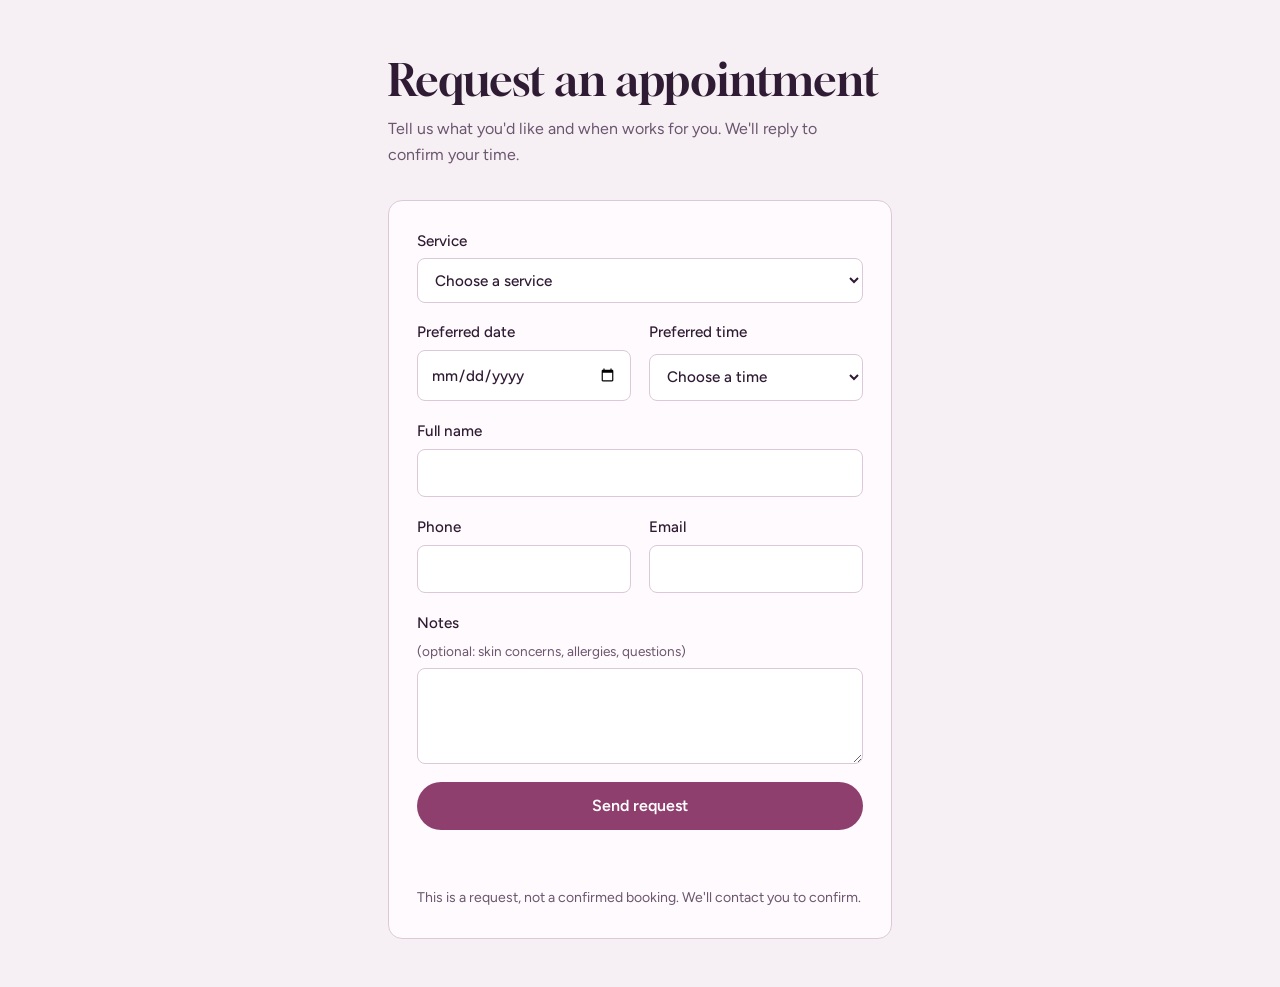
<file: booking.html>
<!DOCTYPE html>
<html lang="en">
<head>
<meta charset="utf-8">
<meta name="viewport" content="width=device-width, initial-scale=1">
<title>Request an appointment | Glow by Chlo</title>
<link rel="preconnect" href="https://fonts.googleapis.com">
<link rel="preconnect" href="https://fonts.gstatic.com" crossorigin>
<link href="https://fonts.googleapis.com/css2?family=Gloock&family=Figtree:wght@400;500;600&display=swap" rel="stylesheet">
<style>
:root{--bg:#f6f0f4;--panel:#fffafd;--ink:#2f1b34;--muted:#6b566f;--accent:#8f3f6e;--accent-ink:#fff;--line:#dcc9d8;--err:#a3202f}
*{box-sizing:border-box}
html{scroll-padding-top:1rem}
body{margin:0;background:var(--bg);color:var(--ink);font:400 1rem/1.6 Figtree,system-ui,sans-serif}
main{max-width:34rem;margin:0 auto;padding:clamp(1.5rem,6vw,3.5rem) 1.25rem 3rem}
h1{font:400 clamp(2rem,7vw,2.75rem)/1.1 Gloock,Georgia,serif;margin:0 0 .75rem}
.lead{color:var(--muted);margin:0 0 2rem;max-width:30rem}
form{background:var(--panel);border:1px solid var(--line);border-radius:14px;padding:clamp(1.1rem,4vw,1.75rem);display:grid;gap:1.1rem}
.row{display:grid;gap:1.1rem}
@media(min-width:30rem){.row{grid-template-columns:1fr 1fr}}
label{display:grid;gap:.35rem;font-weight:500;font-size:.95rem}
input,select,textarea{font:inherit;color:var(--ink);background:#fff;border:1px solid var(--line);border-radius:8px;padding:.7rem .8rem;width:100%}
textarea{min-height:6rem;resize:vertical}
input:focus-visible,select:focus-visible,textarea:focus-visible,button:focus-visible{outline:3px solid var(--accent);outline-offset:2px}
.hint{font-weight:400;color:var(--muted);font-size:.85rem}
button{font:600 1rem Figtree,sans-serif;background:var(--accent);color:var(--accent-ink);border:0;border-radius:999px;padding:.9rem 1.5rem;cursor:pointer}
button:hover{background:#7a3460}
.note{font-size:.88rem;color:var(--muted);margin:0}
#msg{margin:0;font-weight:500;min-height:1.4em}
#msg.err{color:var(--err)}
#msg.ok{color:var(--accent)}
</style>
</head>
<body>
<main>
  <h1>Request an appointment</h1>
  <p class="lead">Tell us what you'd like and when works for you. We'll reply to confirm your time.</p>

  <form id="f" novalidate>
    <label>Service
      <select name="service" required>
        <option value="">Choose a service</option>
        <option>Facial</option>
        <option>Brow shaping</option>
        <option>Lash lift</option>
        <option>Waxing</option>
        <option>Skin consultation</option>
      </select>
    </label>

    <div class="row">
      <label>Preferred date
        <input type="date" name="date" id="date" required>
      </label>
      <label>Preferred time
        <select name="time" required>
          <option value="">Choose a time</option>
          <option>Morning</option>
          <option>Afternoon</option>
          <option>Evening</option>
        </select>
      </label>
    </div>

    <label>Full name
      <input type="text" name="name" autocomplete="name" required>
    </label>

    <div class="row">
      <label>Phone
        <input type="tel" name="phone" autocomplete="tel" required>
      </label>
      <label>Email
        <input type="email" name="email" autocomplete="email" required>
      </label>
    </div>

    <label>Notes <span class="hint">(optional: skin concerns, allergies, questions)</span>
      <textarea name="notes"></textarea>
    </label>

    <button type="submit">Send request</button>
    <p id="msg" role="status" aria-live="polite"></p>
    <p class="note">This is a request, not a confirmed booking. We'll contact you to confirm.</p>
  </form>
</main>

<script>
// Set this to the address that should receive appointment requests.
var REQUEST_EMAIL = "";

var form = document.getElementById("f");
var msg = document.getElementById("msg");
var dateInput = document.getElementById("date");
var t = new Date();
dateInput.min = t.getFullYear() + "-" + String(t.getMonth() + 1).padStart(2, "0") + "-" + String(t.getDate()).padStart(2, "0");

function say(text, cls){ msg.textContent = text; msg.className = cls || ""; }

form.addEventListener("submit", function(e){
  e.preventDefault();
  if (!form.checkValidity()) {
    form.reportValidity();
    say("Please fill in every required field.", "err");
    return;
  }
  if (!REQUEST_EMAIL) {
    say("Booking email isn't set up yet. Please call or message us to book.", "err");
    return;
  }
  var d = new FormData(form);
  var body = [
    "Service: " + d.get("service"),
    "Preferred date: " + d.get("date"),
    "Preferred time: " + d.get("time"),
    "Name: " + d.get("name"),
    "Phone: " + d.get("phone"),
    "Email: " + d.get("email"),
    "Notes: " + (d.get("notes") || "None")
  ].join("\n");
  var subject = "Appointment request: " + d.get("service") + " (" + d.get("name") + ")";
  say("Opening your email app to send the request.", "ok");
  window.location.href = "mailto:" + REQUEST_EMAIL + "?subject=" + encodeURIComponent(subject) + "&body=" + encodeURIComponent(body);
});
</script>
</body>
</html>
</file>
